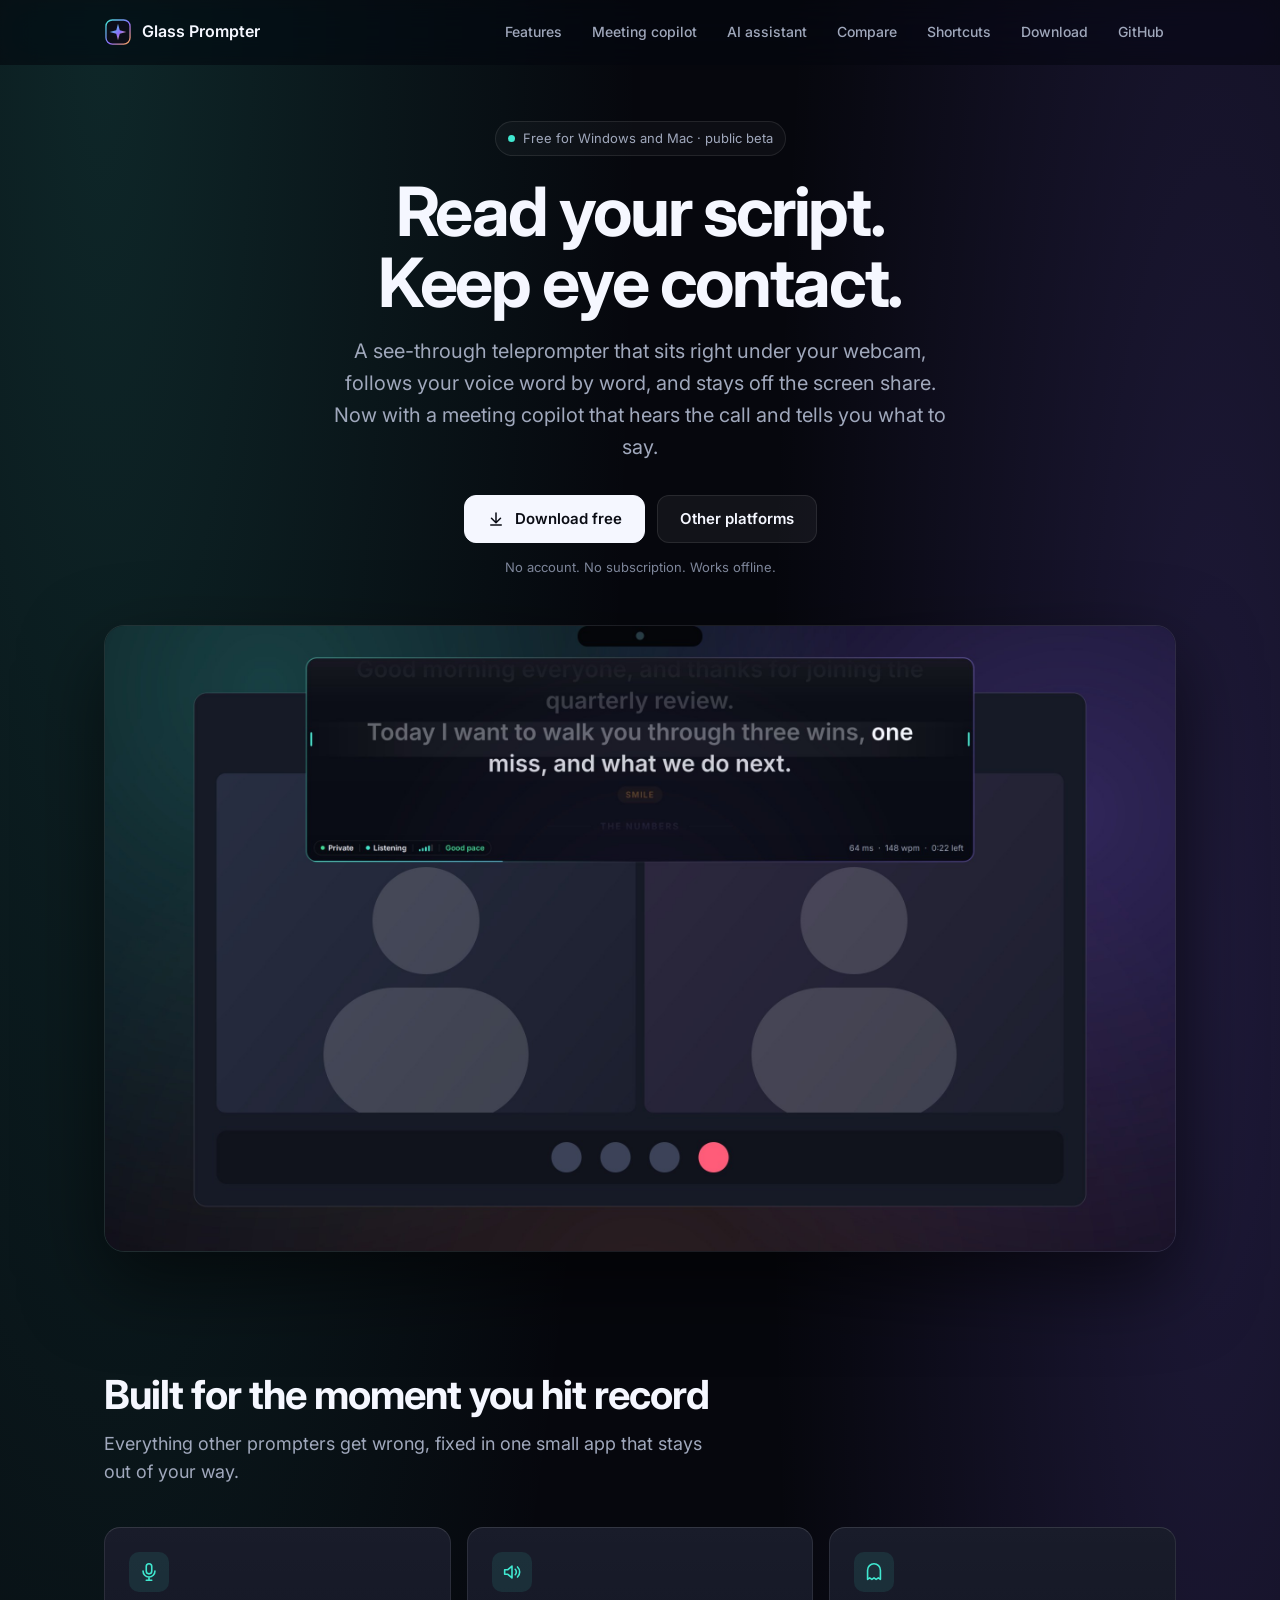
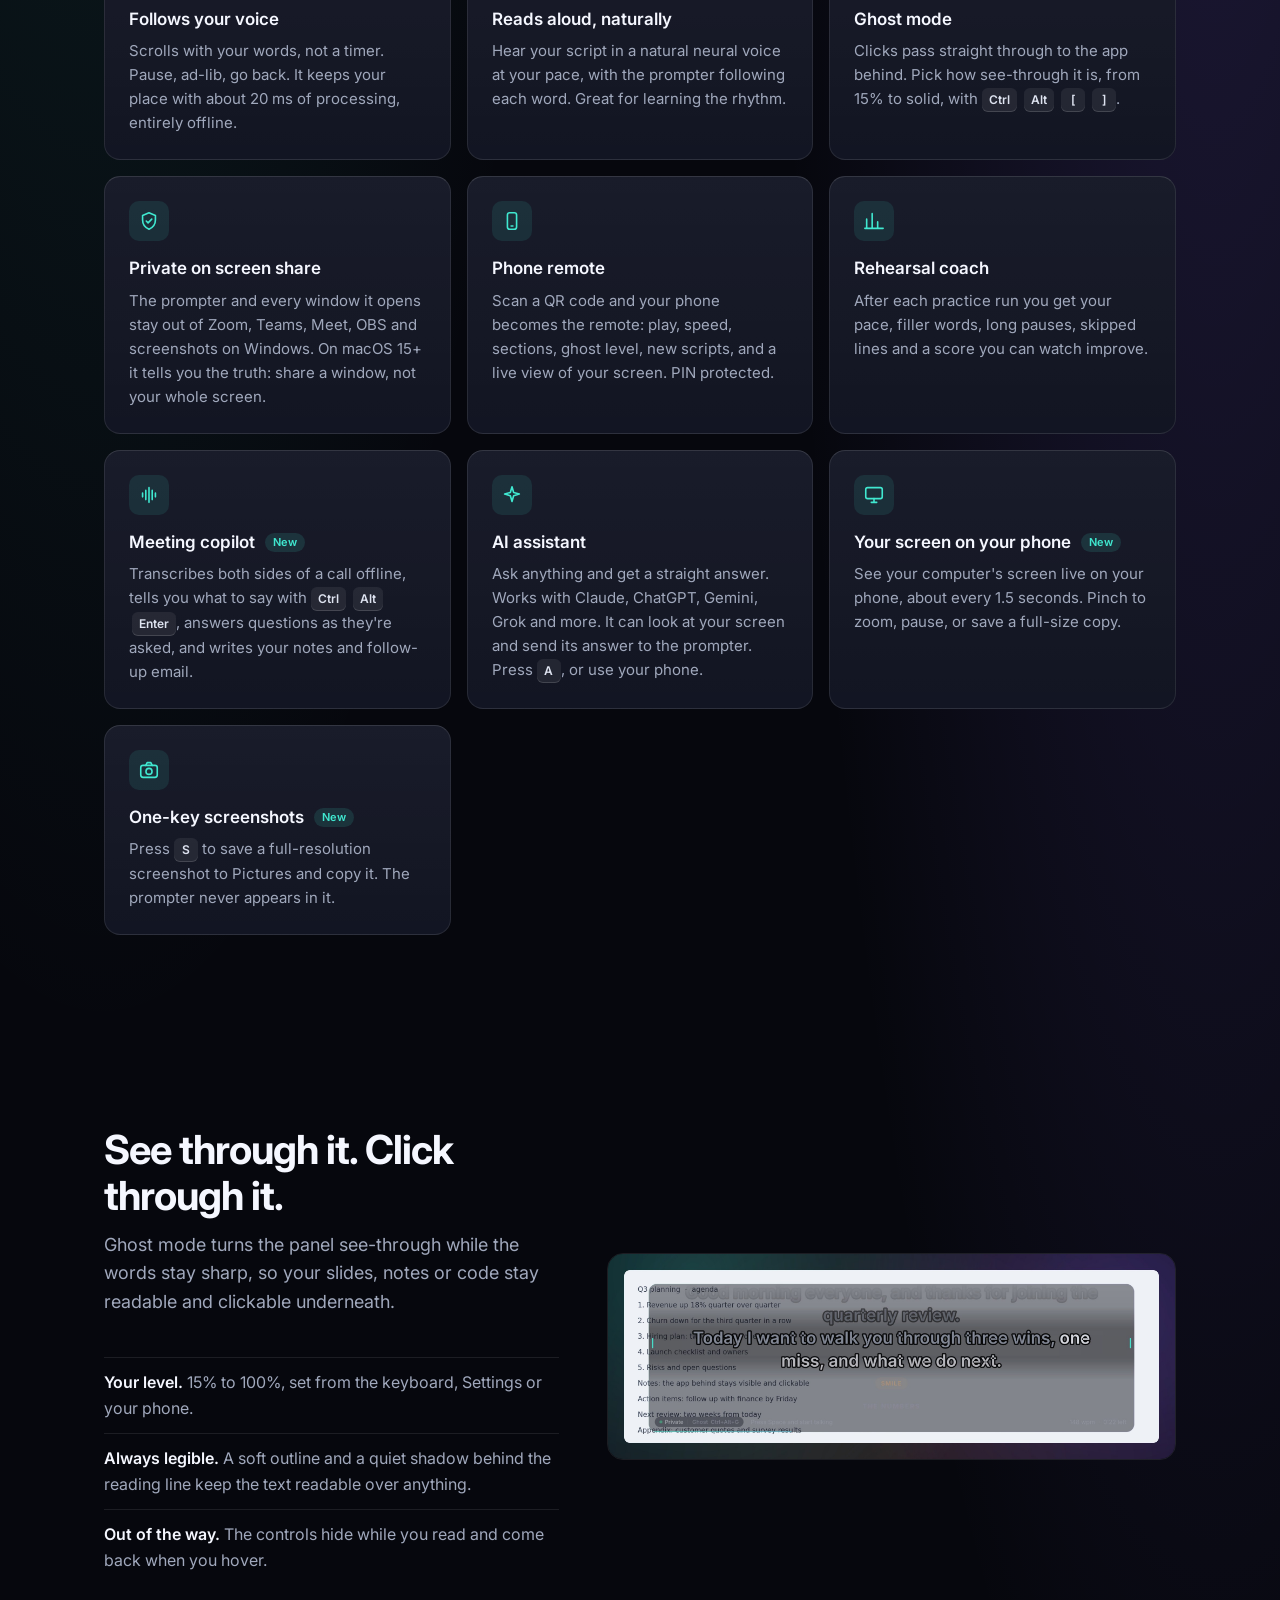
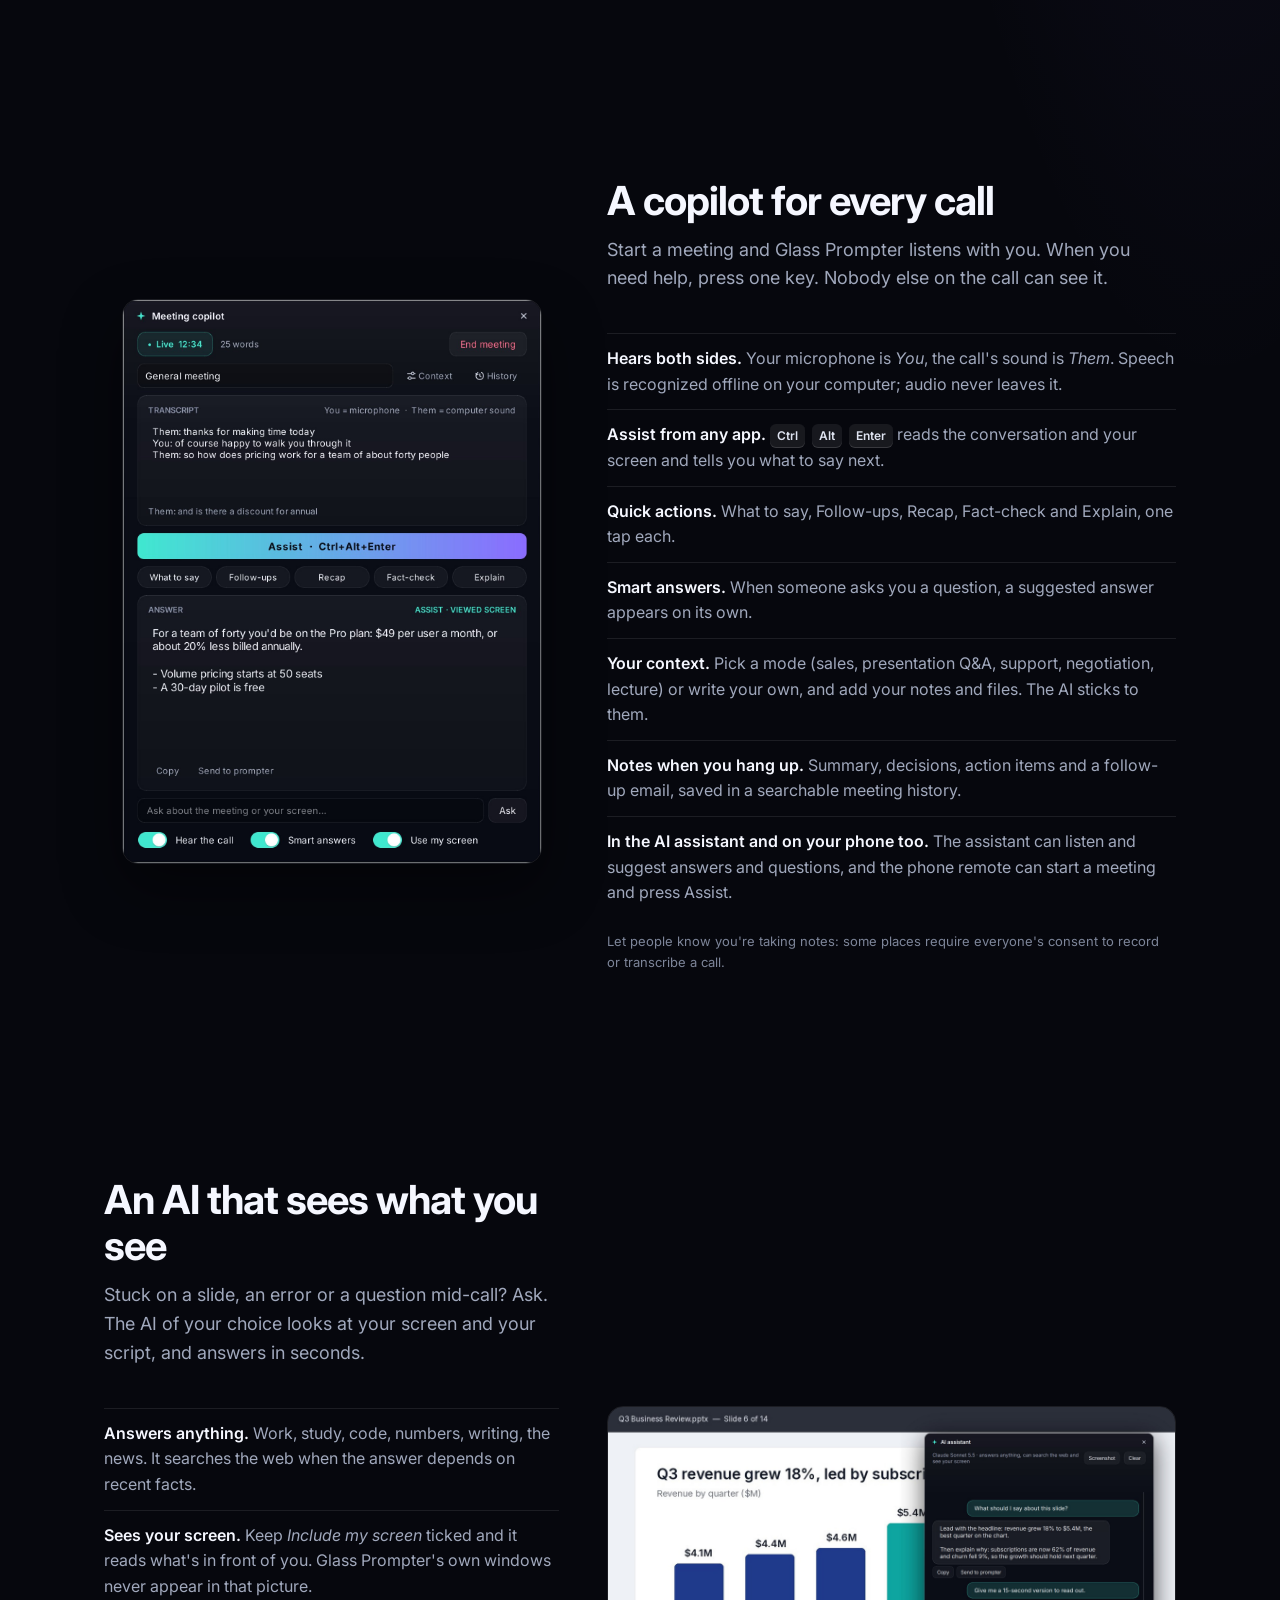
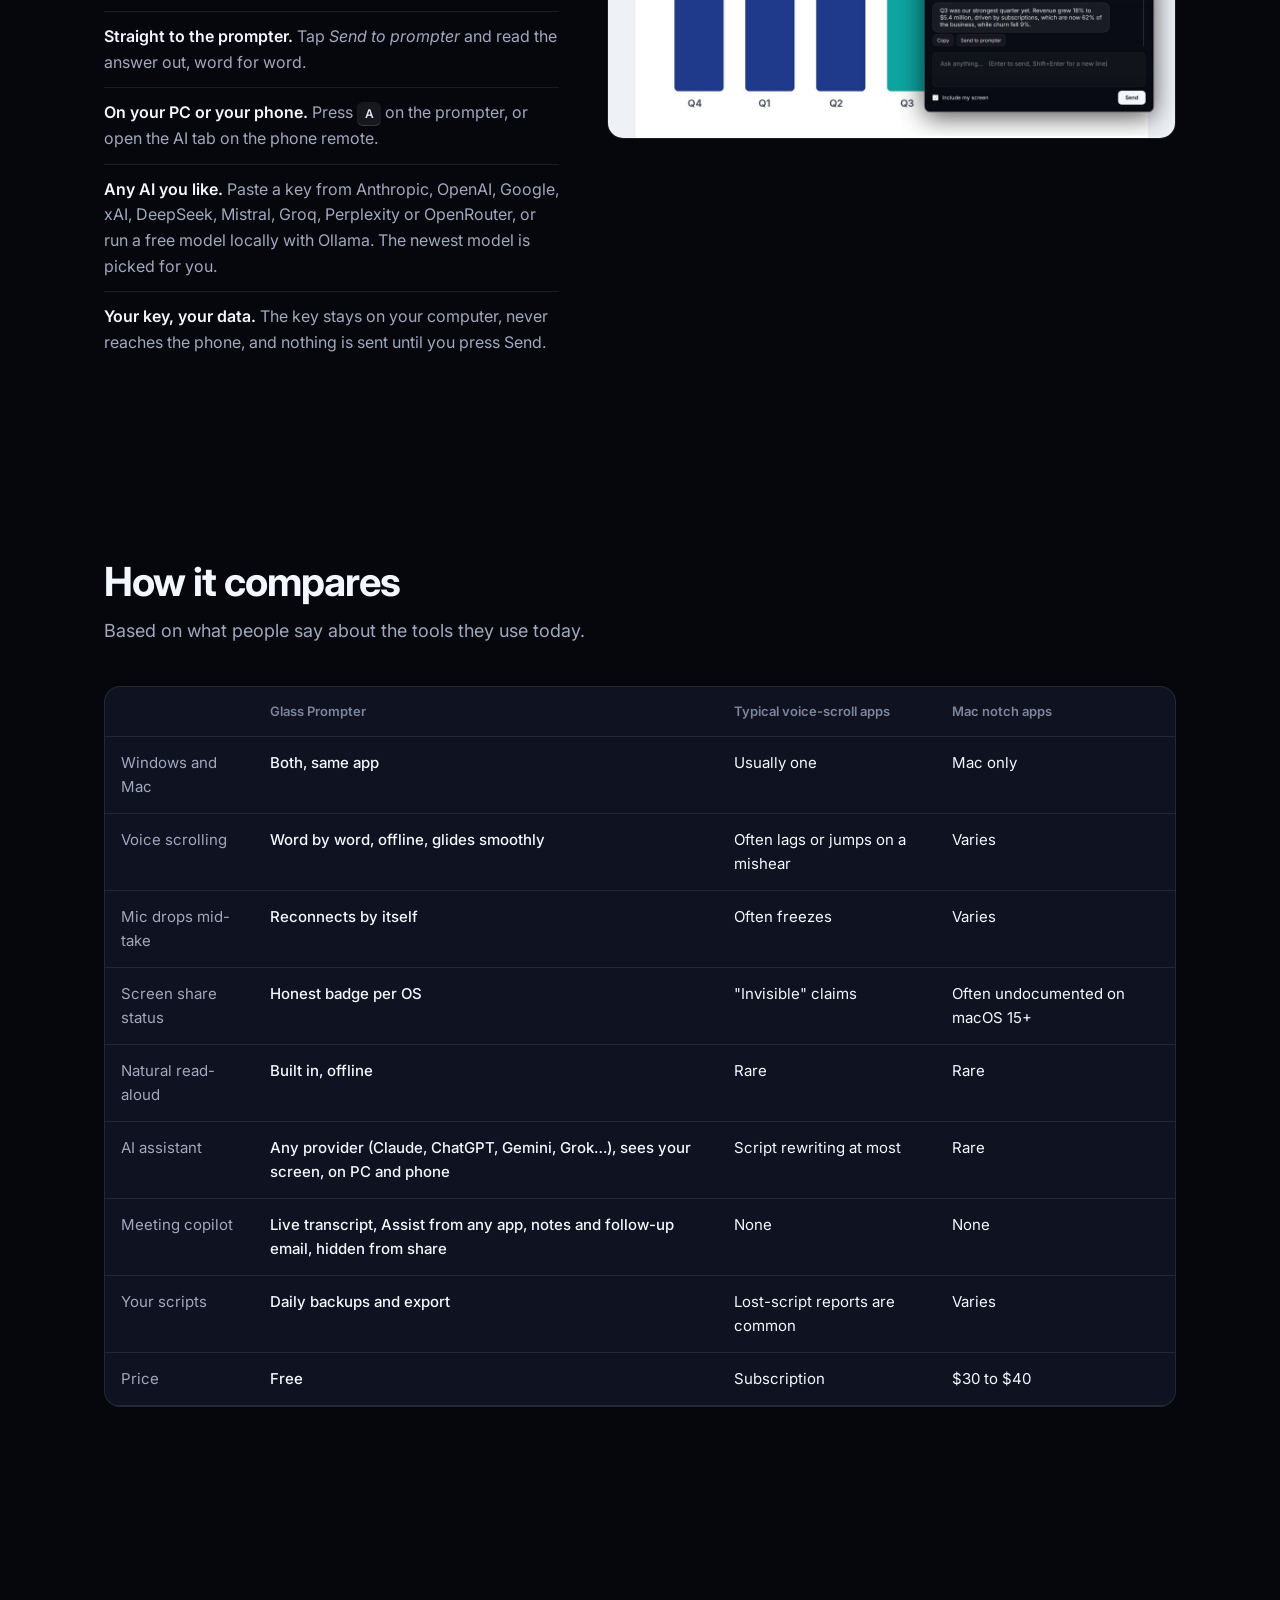
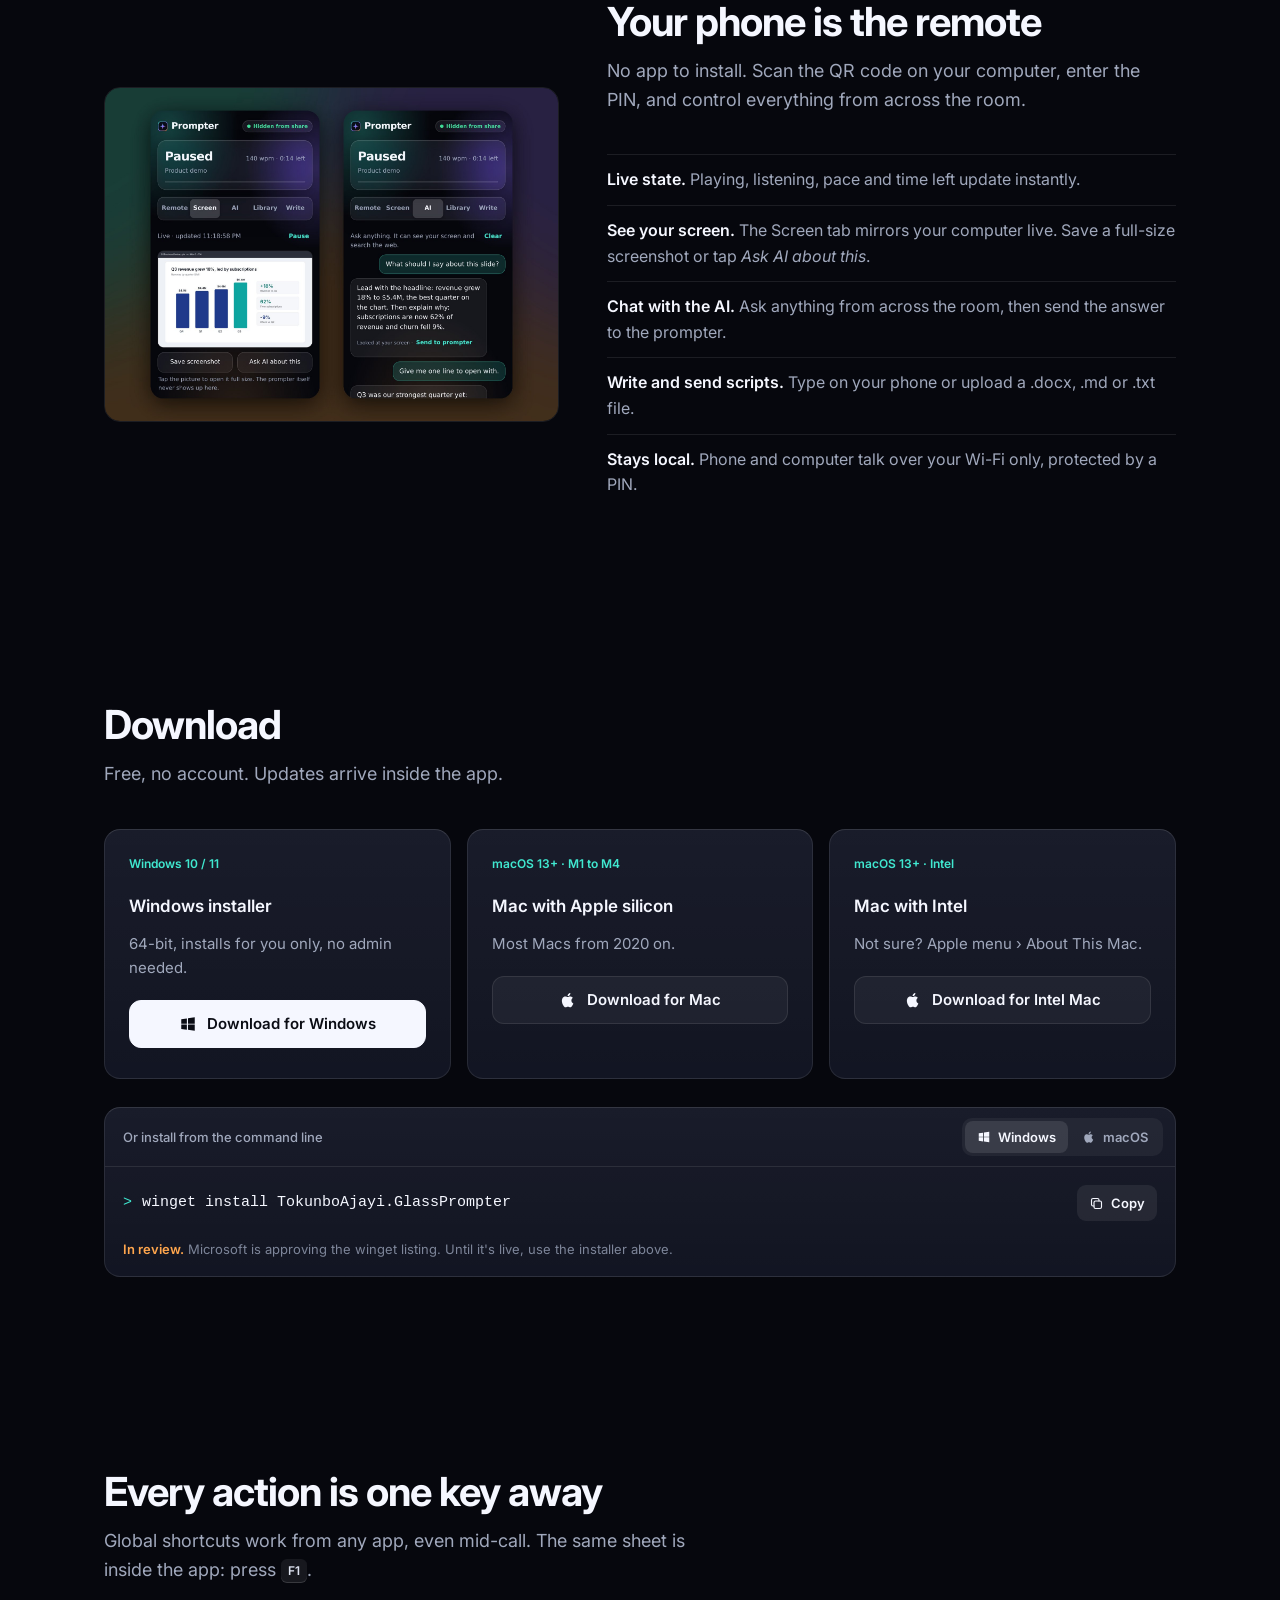
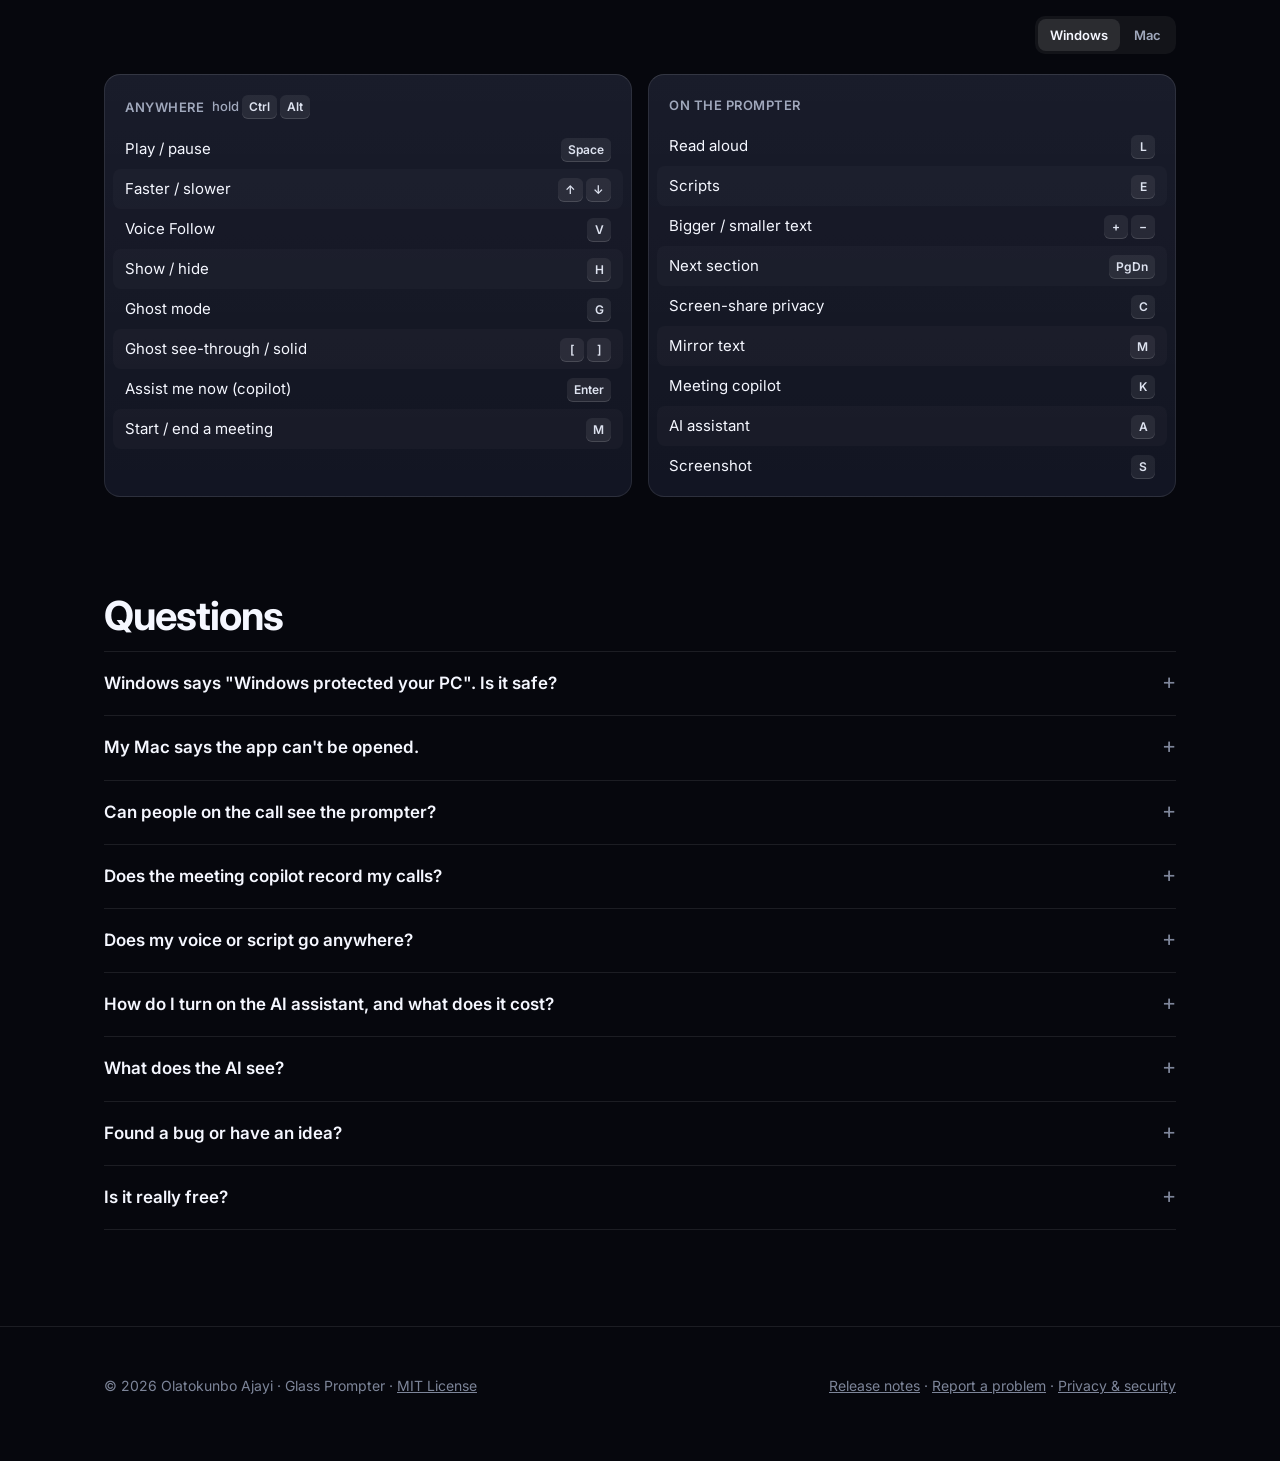
<file: docs/index.html>
<!doctype html>
<html lang="en">
<head>
<meta charset="utf-8">
<meta name="viewport" content="width=device-width,initial-scale=1">
<title>Glass Prompter: free teleprompter under your webcam for Windows and Mac</title>
<meta name="description" content="Free see-through teleprompter for Windows and macOS. Sits under your webcam, follows your voice word by word, reads aloud, and stays private on screen share. Built-in AI assistant for any provider (Claude, ChatGPT, Gemini, Grok) that can see your screen, plus live screen view on your phone.">
<meta name="theme-color" content="#06070d">
<meta property="og:title" content="Glass Prompter">
<meta property="og:description" content="Read your script. Keep eye contact. A free teleprompter that follows your voice, with an AI assistant that can see your screen. For Windows and Mac.">
<meta property="og:image" content="https://tokunboajayi.github.io/glass-prompter/img/social.png">
<meta property="og:type" content="website">
<meta name="twitter:card" content="summary_large_image">
<meta property="og:url" content="https://tokunboajayi.github.io/glass-prompter/">
<meta property="og:site_name" content="Glass Prompter">
<meta name="twitter:title" content="Glass Prompter: a free teleprompter under your webcam">
<meta name="twitter:description" content="Follows your voice, stays off your screen share, free and open source for Windows and Mac.">
<meta name="twitter:image" content="https://tokunboajayi.github.io/glass-prompter/img/social.png">
<link rel="canonical" href="https://tokunboajayi.github.io/glass-prompter/">
<script type="application/ld+json">
{"@context":"https://schema.org","@type":"SoftwareApplication","name":"Glass Prompter",
"description":"Free, open-source see-through teleprompter that sits under your webcam, follows your voice word by word, reads aloud, and stays off your screen share on Windows. Includes an AI assistant that works with any provider.",
"applicationCategory":"MultimediaApplication","operatingSystem":"Windows 10, Windows 11, macOS 13+",
"offers":{"@type":"Offer","price":"0","priceCurrency":"USD"},
"url":"https://tokunboajayi.github.io/glass-prompter/",
"downloadUrl":"https://github.com/tokunboajayi/glass-prompter/releases/latest",
"license":"https://opensource.org/licenses/MIT",
"author":{"@type":"Person","name":"Olatokunbo Ajayi"},
"image":"https://tokunboajayi.github.io/glass-prompter/img/social.png"}
</script>
<link rel="icon" href="img/icon.svg" type="image/svg+xml">
<link rel="preconnect" href="https://fonts.googleapis.com">
<link rel="preconnect" href="https://fonts.gstatic.com" crossorigin>
<link href="https://fonts.googleapis.com/css2?family=Inter:wght@400;500;600;700&display=swap" rel="stylesheet">
<style>
:root{
  --bg:#06070d; --surface:#0f1220; --surface-2:#151a2b; --line:rgba(255,255,255,.09);
  --on:#f5f7ff; --muted:#a0a8bc; --dim:#7d8599; --aqua:#40e8d0; --violet:#8b6cff; --ember:#ffa64d;
  --ok:#3ddc97; --r:16px; --max:1120px;
}
*{box-sizing:border-box}
html{scroll-behavior:smooth}
@media (prefers-reduced-motion:reduce){html{scroll-behavior:auto}*{transition:none!important;animation:none!important}}
body{margin:0;background:var(--bg);color:var(--on);font:16px/1.6 Inter,system-ui,-apple-system,"Segoe UI",sans-serif;
  -webkit-font-smoothing:antialiased;background-image:
  radial-gradient(60% 40% at 8% 0%,rgba(64,232,208,.14),transparent 70%),
  radial-gradient(50% 40% at 95% 10%,rgba(139,108,255,.18),transparent 70%)}
a{color:inherit}
img{max-width:100%;height:auto;display:block}
.wrap{max-width:var(--max);margin:0 auto;padding:0 24px}
.topbar{position:sticky;top:0;z-index:20;background:rgba(6,7,13,.62);backdrop-filter:saturate(160%) blur(18px);
  -webkit-backdrop-filter:saturate(160%) blur(18px);border-bottom:1px solid transparent;transition:border-color .2s}
.topbar.scrolled{border-bottom-color:var(--line)}
nav{display:flex;align-items:center;justify-content:space-between;height:64px}
.brand{display:flex;align-items:center;gap:10px;font-weight:600;text-decoration:none}
.brand img{width:28px;height:28px}
.nav-links{display:flex;gap:6px}
.nav-links a{padding:8px 12px;border-radius:10px;text-decoration:none;color:var(--muted);font-size:14px;font-weight:500}
.nav-links a:hover{color:var(--on);background:rgba(255,255,255,.06)}
.hero{text-align:center;padding:56px 0 24px}
.eyebrow{display:inline-flex;align-items:center;gap:8px;padding:6px 12px;border:1px solid var(--line);border-radius:999px;
  font-size:13px;color:var(--muted);background:rgba(255,255,255,.03)}
.eyebrow i{width:7px;height:7px;border-radius:50%;background:var(--aqua)}
h1{font-size:clamp(38px,6.2vw,68px);line-height:1.05;letter-spacing:-.035em;margin:20px auto 16px;font-weight:700;max-width:14ch}
.sub{font-size:clamp(17px,2vw,20px);color:var(--muted);max-width:620px;margin:0 auto 32px}
.cta{display:flex;gap:12px;justify-content:center;flex-wrap:wrap}
.btn{display:inline-flex;align-items:center;gap:10px;min-height:48px;padding:0 22px;border-radius:12px;font-weight:600;
  font-size:15px;text-decoration:none;border:1px solid var(--line);background:rgba(255,255,255,.05);cursor:pointer;
  transition:background .2s,transform .2s}
.btn:hover{background:rgba(255,255,255,.1)}
.btn:active{transform:scale(.98)}
.btn:focus-visible{outline:2px solid var(--aqua);outline-offset:3px}
.btn.primary{background:#f5f7ff;color:#0a0c14;border-color:#f5f7ff}
.btn.primary:hover{background:#fff}
.btn svg{width:18px;height:18px;flex:none}
.meta{margin-top:14px;font-size:13px;color:var(--dim)}
.shot{margin:48px auto 0;border-radius:20px;overflow:hidden;border:1px solid var(--line);
  box-shadow:0 30px 80px rgba(0,0,0,.55)}
section{padding:96px 0}
h2{font-size:clamp(28px,3.6vw,40px);letter-spacing:-.025em;line-height:1.15;margin:0 0 12px;font-weight:700}
.lead{color:var(--muted);font-size:18px;max-width:620px;margin:0 0 40px}
.grid{display:grid;grid-template-columns:repeat(3,1fr);gap:16px}
.card,.glass{background:linear-gradient(180deg,rgba(255,255,255,.045),rgba(255,255,255,.012)) ,var(--surface);
  border:1px solid var(--line);border-top-color:rgba(255,255,255,.14);border-radius:var(--r)}
.card{padding:24px}
.card h3{font-size:17px;margin:14px 0 6px;font-weight:600}
.card p{margin:0;color:var(--muted);font-size:15px}
.new{display:inline-block;margin-left:6px;padding:1px 8px;border-radius:999px;font-size:11px;font-weight:600;color:var(--aqua);
  background:rgba(64,232,208,.12);vertical-align:2px}
.ic{width:40px;height:40px;border-radius:10px;display:grid;place-items:center;background:rgba(64,232,208,.1);color:var(--aqua)}
.ic svg{width:22px;height:22px;fill:none;stroke:currentColor;stroke-width:1.75;stroke-linecap:round;stroke-linejoin:round}
.split{display:grid;grid-template-columns:1fr 1.25fr;gap:48px;align-items:center}
.split img{border-radius:16px;border:1px solid var(--line)}
.split img.portrait{width:100%;max-width:420px;height:auto;justify-self:center;box-shadow:0 24px 60px rgba(0,0,0,.45)}
.points{list-style:none;padding:0;margin:0}
.points li{padding:12px 0;border-top:1px solid var(--line);color:var(--muted)}
.points li b{color:var(--on);font-weight:600}
kbd{display:inline-grid;place-items:center;min-width:24px;height:24px;padding:0 7px;font:600 12px/1 Inter,system-ui,sans-serif;
  border-radius:6px;background:rgba(255,255,255,.07);color:#dee3f0;box-shadow:inset 0 -1px 0 rgba(255,255,255,.14);vertical-align:middle}
kbd+kbd{margin-left:3px}
/* install terminal */
.term{margin-top:28px;overflow:hidden}
.term-head{display:flex;align-items:center;justify-content:space-between;gap:12px;padding:10px 12px 10px 18px;border-bottom:1px solid var(--line)}
.term-title{font-size:13px;color:var(--muted);font-weight:500}
.tabs{display:inline-flex;gap:2px;padding:3px;border-radius:10px;background:rgba(255,255,255,.05)}
.tabs button{all:unset;cursor:pointer;display:inline-flex;align-items:center;gap:7px;min-height:32px;padding:0 12px;border-radius:8px;
  font-size:13px;font-weight:600;color:var(--muted);transition:background .15s,color .15s}
.tabs button svg{width:14px;height:14px}
.tabs button:hover{color:var(--on)}
.tabs button[aria-selected="true"]{background:rgba(255,255,255,.1);color:var(--on)}
.tabs button:focus-visible,.copy:focus-visible{outline:2px solid var(--aqua);outline-offset:2px}
.cmd{display:flex;align-items:center;gap:12px;padding:18px}
.cmd code{flex:1;min-width:0;overflow-x:auto;white-space:nowrap;font:500 15px/1.5 ui-monospace,"Cascadia Code","SF Mono",Menlo,Consolas,monospace;color:var(--on)}
.cmd code .pr{color:var(--aqua);user-select:none;margin-right:10px}
.copy{all:unset;cursor:pointer;flex:none;display:inline-flex;align-items:center;gap:7px;min-height:36px;padding:0 12px;border-radius:9px;
  font-size:13px;font-weight:600;color:var(--on);background:rgba(255,255,255,.07);transition:background .15s}
.copy:hover{background:rgba(255,255,255,.13)}
.copy svg{width:15px;height:15px;fill:none;stroke:currentColor;stroke-width:1.8;stroke-linecap:round;stroke-linejoin:round}
.copy .ok{display:none;color:var(--ok)}
.copy.done .ok{display:inline}.copy.done .cp{display:none}
.note{margin:0;padding:0 18px 16px;font-size:13px;color:var(--dim)}
.note b{color:var(--ember);font-weight:600}
/* shortcuts */
.keys{display:grid;grid-template-columns:1fr 1fr;gap:16px}
.keys .glass{padding:8px 8px 10px}
.keys h3{display:flex;align-items:center;gap:8px;margin:0;padding:12px 12px 10px;font-size:13px;font-weight:600;color:var(--muted);
  text-transform:uppercase;letter-spacing:.04em}
.keys h3 span{text-transform:none;letter-spacing:0;font-weight:500}
.krow{display:flex;justify-content:space-between;align-items:center;gap:12px;min-height:40px;padding:0 12px;border-radius:8px;font-size:15px}
.krow:nth-child(odd){background:rgba(255,255,255,.025)}
.seg{display:flex;justify-content:flex-end;margin:-8px 0 20px}
table{width:100%;border-collapse:collapse;font-size:15px}
th,td{padding:14px 16px;text-align:left;border-bottom:1px solid var(--line);vertical-align:top}
th{font-size:13px;color:var(--dim);font-weight:600}
td:first-child{color:var(--muted)}
td.us{color:var(--on);font-weight:500}
.table-wrap{overflow-x:auto;border:1px solid var(--line);border-radius:var(--r);background:var(--surface)}
.dl{display:grid;grid-template-columns:repeat(3,1fr);gap:16px}
.dl .card{display:flex;flex-direction:column;gap:6px}
.dl .card .btn{margin-top:14px;justify-content:center}
.dl .card.rec{border-color:rgba(64,232,208,.5);box-shadow:0 0 0 1px rgba(64,232,208,.2)}
.tag{font-size:12px;color:var(--aqua);font-weight:600}
.small{font-size:13px;color:var(--dim)}
.sr-only{position:absolute;width:1px;height:1px;overflow:hidden;clip:rect(0 0 0 0);white-space:nowrap}
details{border-top:1px solid var(--line);padding:18px 0}
details:last-child{border-bottom:1px solid var(--line)}
summary{cursor:pointer;font-weight:600;font-size:17px;list-style:none;display:flex;justify-content:space-between;gap:16px}
summary::-webkit-details-marker{display:none}
summary::after{content:"+";color:var(--dim);font-weight:400;font-size:22px;line-height:1}
details[open] summary::after{content:"\2212"}
details p{color:var(--muted);margin:10px 0 0;max-width:760px}
details ol{color:var(--muted);margin:10px 0 0 20px;max-width:740px;padding:0}
details li{margin:6px 0}
details code{font:600 13px/1 ui-monospace,Consolas,monospace;padding:2px 6px;border-radius:6px;background:rgba(255,255,255,.08);color:var(--on)}
footer{padding:48px 0 64px;color:var(--dim);font-size:14px;border-top:1px solid var(--line)}
footer .wrap{display:flex;justify-content:space-between;gap:16px;flex-wrap:wrap}
@media (max-width:900px){.grid,.dl{grid-template-columns:1fr 1fr}.split{grid-template-columns:1fr}.keys{grid-template-columns:1fr}}
@media (max-width:620px){.term-head{flex-direction:column;align-items:flex-start}.cmd{flex-direction:column;align-items:stretch}.copy{justify-content:center}}
@media (max-width:620px){.grid,.dl{grid-template-columns:1fr}.nav-links a.hide-sm{display:none}section{padding:72px 0}}
</style>
</head>
<body>
<svg width="0" height="0" style="position:absolute" aria-hidden="true">
  <symbol id="i-mic" viewBox="0 0 24 24"><rect x="9" y="3" width="6" height="11" rx="3"/><path d="M5.5 11a6.5 6.5 0 0 0 13 0M12 17.5V21M9 21h6"/></symbol>
  <symbol id="i-speaker" viewBox="0 0 24 24"><path d="M4 9.5h3.5L12 5.5v13l-4.5-4H4z"/><path d="M15.5 9a4.2 4.2 0 0 1 0 6M18 6.5a7.6 7.6 0 0 1 0 11"/></symbol>
  <symbol id="i-ghost" viewBox="0 0 24 24"><path d="M5 20V10a7 7 0 0 1 14 0v10l-2.3-1.6L14.3 20 12 18.4 9.7 20l-2.4-1.6z"/></symbol>
  <symbol id="i-shield" viewBox="0 0 24 24"><path d="M12 3l7 3v5c0 4.5-3 8.3-7 10-4-1.7-7-5.5-7-10V6z"/><path d="M9 12l2 2 4-4"/></symbol>
  <symbol id="i-phone" viewBox="0 0 24 24"><rect x="7" y="3" width="10" height="18" rx="2.5"/><path d="M11 17.5h2"/></symbol>
  <symbol id="i-chart" viewBox="0 0 24 24"><path d="M4 20V10M10 20V4M16 20v-7M22 20H2"/></symbol>
  <symbol id="i-win" viewBox="0 0 24 24"><path d="M3 5.5l7.5-1v7H3zM12 4.3L21 3v8.5h-9zM3 12.5h7.5v7l-7.5-1zM12 12.5h9V21l-9-1.3z" fill="currentColor" stroke="none"/></symbol>
  <symbol id="i-apple" viewBox="0 0 24 24"><path d="M16.5 12.6c0-2.4 2-3.5 2-3.6-1.1-1.6-2.8-1.8-3.4-1.8-1.4-.2-2.8.8-3.5.8s-1.9-.8-3.1-.8C6.9 7.2 5.4 8.1 4.6 9.6c-1.7 2.9-.4 7.3 1.2 9.7.8 1.2 1.8 2.5 3 2.4 1.2 0 1.7-.8 3.1-.8s1.9.8 3.1.8 2.1-1.2 2.8-2.4c.9-1.3 1.3-2.6 1.3-2.7 0 0-2.6-1-2.6-4zM14.2 5.5c.6-.8 1.1-1.9 1-3-.9 0-2.1.6-2.8 1.4-.6.7-1.1 1.8-1 2.9 1.1.1 2.1-.5 2.8-1.3z" fill="currentColor" stroke="none"/></symbol>
  <symbol id="i-spark" viewBox="0 0 24 24"><path d="M12 3l1.8 6.2L20 11l-6.2 1.8L12 19l-1.8-6.2L4 11l6.2-1.8z"/></symbol>
  <symbol id="i-screen" viewBox="0 0 24 24"><rect x="3" y="4" width="18" height="12" rx="2"/><path d="M9 20h6M12 16v4"/></symbol>
  <symbol id="i-camera" viewBox="0 0 24 24"><rect x="3" y="7" width="18" height="13" rx="2.5"/><path d="M8.5 7l1.5-3h4l1.5 3"/><circle cx="12" cy="13.5" r="3.3"/></symbol>
  <symbol id="i-copy" viewBox="0 0 24 24"><rect x="8" y="8" width="12" height="12" rx="2.5"/><path d="M16 8V6.5A2.5 2.5 0 0 0 13.5 4h-7A2.5 2.5 0 0 0 4 6.5v7A2.5 2.5 0 0 0 6.5 16H8"/></symbol>
  <symbol id="i-check" viewBox="0 0 24 24"><path d="M5 12.5l4.5 4.5L19 7.5"/></symbol>
  <symbol id="i-wave" viewBox="0 0 24 24"><path d="M5 10v4M8.5 7v10M12 4v16M15.5 7v10M19 10v4"/></symbol>
  <symbol id="i-down" viewBox="0 0 24 24"><path d="M12 4v12M6 11l6 6 6-6M5 20h14" fill="none" stroke="currentColor" stroke-width="2" stroke-linecap="round" stroke-linejoin="round"/></symbol>
</svg>

<div class="topbar" id="topbar"><div class="wrap">
  <nav aria-label="Main">
    <a class="brand" href="#"><img src="img/icon.svg" alt="">Glass Prompter</a>
    <div class="nav-links">
      <a class="hide-sm" href="#features">Features</a>
      <a class="hide-sm" href="#copilot">Meeting copilot</a>
      <a class="hide-sm" href="#ai">AI assistant</a>
      <a class="hide-sm" href="#compare">Compare</a>
      <a class="hide-sm" href="#shortcuts">Shortcuts</a>
      <a href="#download">Download</a>
      <a href="https://github.com/tokunboajayi/glass-prompter">GitHub</a>
    </div>
  </nav>
</div></div>

<div class="wrap">
  <header class="hero">
    <span class="eyebrow"><i></i><span id="ver">Free for Windows and Mac &middot; public beta</span></span>
    <h1>Read your script. Keep eye contact.</h1>
    <p class="sub">A see-through teleprompter that sits right under your webcam, follows your voice word by word, and stays off the screen share. Now with a meeting copilot that hears the call and tells you what to say.</p>
    <div class="cta">
      <a id="primary" class="btn primary" href="https://github.com/tokunboajayi/glass-prompter/releases/latest">
        <svg aria-hidden="true"><use href="#i-down"/></svg><span id="primaryText">Download free</span></a>
      <a class="btn" href="#download">Other platforms</a>
    </div>
    <p class="meta" id="primaryMeta">No account. No subscription. Works offline.</p>
    <img class="shot" src="img/hero.jpg" width="2400" height="1400" alt="Glass Prompter showing a script right under the webcam during a video call, with spoken words dimmed and the next words bright">
  </header>
</div>

<section id="features">
  <div class="wrap">
    <h2>Built for the moment you hit record</h2>
    <p class="lead">Everything other prompters get wrong, fixed in one small app that stays out of your way.</p>
    <div class="grid">
      <div class="card"><div class="ic"><svg aria-hidden="true"><use href="#i-mic"/></svg></div>
        <h3>Follows your voice</h3><p>Scrolls with your words, not a timer. Pause, ad-lib, go back. It keeps your place with about 20&nbsp;ms of processing, entirely offline.</p></div>
      <div class="card"><div class="ic"><svg aria-hidden="true"><use href="#i-speaker"/></svg></div>
        <h3>Reads aloud, naturally</h3><p>Hear your script in a natural neural voice at your pace, with the prompter following each word. Great for learning the rhythm.</p></div>
      <div class="card"><div class="ic"><svg aria-hidden="true"><use href="#i-ghost"/></svg></div>
        <h3>Ghost mode</h3><p>Clicks pass straight through to the app behind. Pick how see-through it is, from 15% to solid, with <kbd>Ctrl</kbd> <kbd>Alt</kbd> <kbd>[</kbd> <kbd>]</kbd>.</p></div>
      <div class="card"><div class="ic"><svg aria-hidden="true"><use href="#i-shield"/></svg></div>
        <h3>Private on screen share</h3><p>The prompter and every window it opens stay out of Zoom, Teams, Meet, OBS and screenshots on Windows. On macOS 15+ it tells you the truth: share a window, not your whole screen.</p></div>
      <div class="card"><div class="ic"><svg aria-hidden="true"><use href="#i-phone"/></svg></div>
        <h3>Phone remote</h3><p>Scan a QR code and your phone becomes the remote: play, speed, sections, ghost level, new scripts, and a live view of your screen. PIN protected.</p></div>
      <div class="card"><div class="ic"><svg aria-hidden="true"><use href="#i-chart"/></svg></div>
        <h3>Rehearsal coach</h3><p>After each practice run you get your pace, filler words, long pauses, skipped lines and a score you can watch improve.</p></div>
      <div class="card"><div class="ic"><svg aria-hidden="true"><use href="#i-wave"/></svg></div>
        <h3>Meeting copilot <span class="new">New</span></h3><p>Transcribes both sides of a call offline, tells you what to say with <kbd>Ctrl</kbd> <kbd>Alt</kbd> <kbd>Enter</kbd>, answers questions as they're asked, and writes your notes and follow-up email.</p></div>
      <div class="card"><div class="ic"><svg aria-hidden="true"><use href="#i-spark"/></svg></div>
        <h3>AI assistant</h3><p>Ask anything and get a straight answer. Works with Claude, ChatGPT, Gemini, Grok and more. It can look at your screen and send its answer to the prompter. Press <kbd>A</kbd>, or use your phone.</p></div>
      <div class="card"><div class="ic"><svg aria-hidden="true"><use href="#i-screen"/></svg></div>
        <h3>Your screen on your phone <span class="new">New</span></h3><p>See your computer's screen live on your phone, about every 1.5 seconds. Pinch to zoom, pause, or save a full-size copy.</p></div>
      <div class="card"><div class="ic"><svg aria-hidden="true"><use href="#i-camera"/></svg></div>
        <h3>One-key screenshots <span class="new">New</span></h3><p>Press <kbd>S</kbd> to save a full-resolution screenshot to Pictures and copy it. The prompter never appears in it.</p></div>
    </div>
  </div>
</section>

<section>
  <div class="wrap split">
    <div>
      <h2>See through it. Click through it.</h2>
      <p class="lead">Ghost mode turns the panel see-through while the words stay sharp, so your slides, notes or code stay readable and clickable underneath.</p>
      <ul class="points">
        <li><b>Your level.</b> 15% to 100%, set from the keyboard, Settings or your phone.</li>
        <li><b>Always legible.</b> A soft outline and a quiet shadow behind the reading line keep the text readable over anything.</li>
        <li><b>Out of the way.</b> The controls hide while you read and come back when you hover.</li>
      </ul>
    </div>
    <img src="img/ghost.jpg" width="2100" height="760" alt="Ghost mode at 35 percent over a document: the document shows through, the script text stays crisp" loading="lazy">
  </div>
</section>

<section id="copilot">
  <div class="wrap split">
    <img class="portrait" src="img/copilot.jpg" width="1160" height="1560" alt="The meeting copilot window: a live transcript of the call, the Assist button with quick actions, and a suggested answer about pricing" loading="lazy">
    <div>
      <h2>A copilot for every call</h2>
      <p class="lead">Start a meeting and Glass Prompter listens with you. When you need help, press one key. Nobody else on the call can see it.</p>
      <ul class="points">
        <li><b>Hears both sides.</b> Your microphone is <i>You</i>, the call's sound is <i>Them</i>. Speech is recognized offline on your computer; audio never leaves it.</li>
        <li><b>Assist from any app.</b> <kbd>Ctrl</kbd> <kbd>Alt</kbd> <kbd>Enter</kbd> reads the conversation and your screen and tells you what to say next.</li>
        <li><b>Quick actions.</b> What to say, Follow-ups, Recap, Fact-check and Explain, one tap each.</li>
        <li><b>Smart answers.</b> When someone asks you a question, a suggested answer appears on its own.</li>
        <li><b>Your context.</b> Pick a mode (sales, presentation Q&amp;A, support, negotiation, lecture) or write your own, and add your notes and files. The AI sticks to them.</li>
        <li><b>Notes when you hang up.</b> Summary, decisions, action items and a follow-up email, saved in a searchable meeting history.</li>
        <li><b>In the AI assistant and on your phone too.</b> The assistant can listen and suggest answers and questions, and the phone remote can start a meeting and press Assist.</li>
      </ul>
      <p class="small">Let people know you're taking notes: some places require everyone's consent to record or transcribe a call.</p>
    </div>
  </div>
</section>

<section id="ai">
  <div class="wrap split">
    <div>
      <h2>An AI that sees what you see</h2>
      <p class="lead">Stuck on a slide, an error or a question mid-call? Ask. The AI of your choice looks at your screen and your script, and answers in seconds.</p>
      <ul class="points">
        <li><b>Answers anything.</b> Work, study, code, numbers, writing, the news. It searches the web when the answer depends on recent facts.</li>
        <li><b>Sees your screen.</b> Keep <i>Include my screen</i> ticked and it reads what's in front of you. Glass Prompter's own windows never appear in that picture.</li>
        <li><b>Straight to the prompter.</b> Tap <i>Send to prompter</i> and read the answer out, word for word.</li>
        <li><b>On your PC or your phone.</b> Press <kbd>A</kbd> on the prompter, or open the AI tab on the phone remote.</li>
        <li><b>Any AI you like.</b> Paste a key from Anthropic, OpenAI, Google, xAI, DeepSeek, Mistral, Groq, Perplexity or OpenRouter, or run a free model locally with Ollama. The newest model is picked for you.</li>
        <li><b>Your key, your data.</b> The key stays on your computer, never reaches the phone, and nothing is sent until you press Send.</li>
      </ul>
    </div>
    <img src="img/assistant.jpg" width="2400" height="1400" alt="The AI assistant window over a presentation slide, suggesting what to say about Q3 revenue and offering Send to prompter" loading="lazy">
  </div>
</section>

<section id="compare">
  <div class="wrap">
    <h2>How it compares</h2>
    <p class="lead">Based on what people say about the tools they use today.</p>
    <div class="table-wrap">
      <table>
        <thead><tr><th scope="col"></th><th scope="col">Glass Prompter</th><th scope="col">Typical voice-scroll apps</th><th scope="col">Mac notch apps</th></tr></thead>
        <tbody>
          <tr><td>Windows and Mac</td><td class="us">Both, same app</td><td>Usually one</td><td>Mac only</td></tr>
          <tr><td>Voice scrolling</td><td class="us">Word by word, offline, glides smoothly</td><td>Often lags or jumps on a mishear</td><td>Varies</td></tr>
          <tr><td>Mic drops mid-take</td><td class="us">Reconnects by itself</td><td>Often freezes</td><td>Varies</td></tr>
          <tr><td>Screen share status</td><td class="us">Honest badge per OS</td><td>"Invisible" claims</td><td>Often undocumented on macOS 15+</td></tr>
          <tr><td>Natural read-aloud</td><td class="us">Built in, offline</td><td>Rare</td><td>Rare</td></tr>
          <tr><td>AI assistant</td><td class="us">Any provider (Claude, ChatGPT, Gemini, Grok&hellip;), sees your screen, on PC and phone</td><td>Script rewriting at most</td><td>Rare</td></tr>
          <tr><td>Meeting copilot</td><td class="us">Live transcript, Assist from any app, notes and follow-up email, hidden from share</td><td>None</td><td>None</td></tr>
          <tr><td>Your scripts</td><td class="us">Daily backups and export</td><td>Lost-script reports are common</td><td>Varies</td></tr>
          <tr><td>Price</td><td class="us">Free</td><td>Subscription</td><td>$30 to $40</td></tr>
        </tbody>
      </table>
    </div>
  </div>
</section>

<section>
  <div class="wrap split">
    <img src="img/phone-ai.jpg" width="1700" height="1250" alt="Two phones: the Screen tab showing the computer's slide live, and the AI tab answering what to say about it" loading="lazy">
    <div>
      <h2>Your phone is the remote</h2>
      <p class="lead">No app to install. Scan the QR code on your computer, enter the PIN, and control everything from across the room.</p>
      <ul class="points">
        <li><b>Live state.</b> Playing, listening, pace and time left update instantly.</li>
        <li><b>See your screen.</b> The Screen tab mirrors your computer live. Save a full-size screenshot or tap <i>Ask AI about this</i>.</li>
        <li><b>Chat with the AI.</b> Ask anything from across the room, then send the answer to the prompter.</li>
        <li><b>Write and send scripts.</b> Type on your phone or upload a .docx, .md or .txt file.</li>
        <li><b>Stays local.</b> Phone and computer talk over your Wi-Fi only, protected by a PIN.</li>
      </ul>
    </div>
  </div>
</section>

<section id="download">
  <div class="wrap">
    <h2>Download</h2>
    <p class="lead" id="dlLead">Free, no account. Updates arrive inside the app.</p>
    <div class="dl">
      <div class="card" data-os="windows">
        <span class="tag">Windows 10 / 11</span><h3>Windows installer</h3>
        <p class="small">64-bit, installs for you only, no admin needed.</p>
        <a class="btn primary" data-asset="exe" href="https://github.com/tokunboajayi/glass-prompter/releases/latest"><svg aria-hidden="true"><use href="#i-win"/></svg>Download for Windows</a>
        <span class="small size" data-size="exe"></span>
      </div>
      <div class="card" data-os="mac-arm">
        <span class="tag">macOS 13+  &middot;  M1 to M4</span><h3>Mac with Apple silicon</h3>
        <p class="small">Most Macs from 2020 on.</p>
        <a class="btn" data-asset="arm64" href="https://github.com/tokunboajayi/glass-prompter/releases/latest"><svg aria-hidden="true"><use href="#i-apple"/></svg>Download for Mac</a>
        <span class="small size" data-size="arm64"></span>
      </div>
      <div class="card" data-os="mac-intel">
        <span class="tag">macOS 13+  &middot;  Intel</span><h3>Mac with Intel</h3>
        <p class="small">Not sure? Apple menu &rsaquo; About This Mac.</p>
        <a class="btn" data-asset="x86_64" href="https://github.com/tokunboajayi/glass-prompter/releases/latest"><svg aria-hidden="true"><use href="#i-apple"/></svg>Download for Intel Mac</a>
        <span class="small size" data-size="x86_64"></span>
      </div>
    </div>
    <div class="glass term">
      <div class="term-head">
        <span class="term-title">Or install from the command line</span>
        <div class="tabs" role="tablist" aria-label="Operating system">
          <button role="tab" id="tab-win" aria-controls="pane-win" aria-selected="true"><svg aria-hidden="true"><use href="#i-win"/></svg>Windows</button>
          <button role="tab" id="tab-mac" aria-controls="pane-mac" aria-selected="false" tabindex="-1"><svg aria-hidden="true"><use href="#i-apple"/></svg>macOS</button>
        </div>
      </div>
      <div role="tabpanel" id="pane-win" aria-labelledby="tab-win">
        <div class="cmd"><code><span class="pr">&gt;</span>winget install TokunboAjayi.GlassPrompter</code>
          <button class="copy" type="button" data-copy="winget install TokunboAjayi.GlassPrompter"><svg class="cp" aria-hidden="true"><use href="#i-copy"/></svg><svg class="ok" aria-hidden="true"><use href="#i-check"/></svg><span>Copy</span></button></div>
        <p class="note" data-winget-pending><b>In review.</b> Microsoft is approving the winget listing. Until it's live, use the installer above.</p>
      </div>
      <div role="tabpanel" id="pane-mac" aria-labelledby="tab-mac" hidden>
        <div class="cmd"><code><span class="pr">$</span>brew install --cask tokunboajayi/tap/glass-prompter</code>
          <button class="copy" type="button" data-copy="brew install --cask tokunboajayi/tap/glass-prompter"><svg class="cp" aria-hidden="true"><use href="#i-copy"/></svg><svg class="ok" aria-hidden="true"><use href="#i-check"/></svg><span>Copy</span></button></div>
        <p class="note">Works on Apple silicon and Intel. Updates with <kbd>brew upgrade</kbd> or inside the app.</p>
      </div>
      <span class="sr-only" aria-live="polite" id="copied"></span>
    </div>
  </div>
</section>

<section id="shortcuts">
  <div class="wrap">
    <h2>Every action is one key away</h2>
    <p class="lead">Global shortcuts work from any app, even mid-call. The same sheet is inside the app: press <kbd>F1</kbd>.</p>
    <div class="seg"><div class="tabs" role="tablist" aria-label="Keyboard layout">
      <button role="tab" id="k-win" aria-selected="true" data-keys="win">Windows</button>
      <button role="tab" id="k-mac" aria-selected="false" tabindex="-1" data-keys="mac">Mac</button>
    </div></div>
    <div class="keys">
      <div class="glass"><h3>Anywhere <span>hold <kbd data-mod="1">Ctrl</kbd><kbd data-mod="2">Alt</kbd></span></h3>
        <div class="krow">Play / pause<span><kbd>Space</kbd></span></div>
        <div class="krow">Faster / slower<span><kbd>&uarr;</kbd><kbd>&darr;</kbd></span></div>
        <div class="krow">Voice Follow<span><kbd>V</kbd></span></div>
        <div class="krow">Show / hide<span><kbd>H</kbd></span></div>
        <div class="krow">Ghost mode<span><kbd>G</kbd></span></div>
        <div class="krow">Ghost see-through / solid<span><kbd>[</kbd><kbd>]</kbd></span></div>
        <div class="krow">Assist me now (copilot)<span><kbd>Enter</kbd></span></div>
        <div class="krow">Start / end a meeting<span><kbd>M</kbd></span></div>
      </div>
      <div class="glass"><h3>On the prompter</h3>
        <div class="krow">Read aloud<span><kbd>L</kbd></span></div>
        <div class="krow">Scripts<span><kbd>E</kbd></span></div>
        <div class="krow">Bigger / smaller text<span><kbd>+</kbd><kbd>&minus;</kbd></span></div>
        <div class="krow">Next section<span><kbd>PgDn</kbd></span></div>
        <div class="krow">Screen-share privacy<span><kbd>C</kbd></span></div>
        <div class="krow">Mirror text<span><kbd>M</kbd></span></div>
        <div class="krow">Meeting copilot<span><kbd>K</kbd></span></div>
        <div class="krow">AI assistant<span><kbd>A</kbd></span></div>
        <div class="krow">Screenshot<span><kbd>S</kbd></span></div>
      </div>
    </div>
  </div>
</section>

<section id="faq" style="padding-top:0">
  <div class="wrap">
    <h2>Questions</h2>
    <details><summary>Windows says "Windows protected your PC". Is it safe?</summary>
      <p>The installer isn't code-signed yet, so SmartScreen shows a warning for new apps. Click <b>More info</b>, then <b>Run anyway</b>. Every download has a published SHA-256 fingerprint, and the in-app updater checks it automatically.</p></details>
    <details><summary>My Mac says the app can't be opened.</summary>
      <p>The first time, right-click Glass Prompter in Applications and choose <b>Open</b>. On macOS 15 or later, open System Settings, go to Privacy &amp; Security, and click <b>Open Anyway</b>. You only do this once.</p></details>
    <details><summary>Can people on the call see the prompter?</summary>
      <p>On Windows 10 (2004+) and 11, the prompter and every window Glass Prompter opens (settings, the AI assistant, menus, message boxes, even the file picker) are excluded from screen sharing, recordings and screenshots. macOS 15 and later lets screen recorders capture every window, so on a Mac share a single window or app instead of the whole screen. The badge on the prompter always shows the real state.</p></details>
    <details><summary>Does the meeting copilot record my calls?</summary>
      <p>No recording is kept. The copilot turns speech into text on your computer as it happens, and saves only that text, the notes and the follow-up email in your local meeting history (which you can search, export or delete). The AI sees the transcript only when you press an action, or when Smart answers spots a question someone asked you. Check your workplace's rules and tell people you're taking notes; some places require everyone's consent.</p></details>
    <details><summary>Does my voice or script go anywhere?</summary>
      <p>No. Voice recognition and the read-aloud voice run on your computer. Scripts live in a local library. The only internet requests are a once-a-day check for a new version on GitHub (you can turn it off) and, only if you set up the AI assistant, the messages you choose to send to the AI provider you picked.</p></details>
    <details><summary>How do I turn on the AI assistant, and what does it cost?</summary>
      <p><b>Quickest: sign in, no key.</b> Open Settings &rsaquo; AI assistant &rsaquo; Sign in. <b>ChatGPT</b> uses your ChatGPT Plus or Pro plan, so answers count toward your plan instead of an API bill. <b>OpenRouter</b> signs you in and creates a key automatically (pay-as-you-go credit, hundreds of models).</p>
      <p>Or use an API key. Glass Prompter itself stays free. The AI runs on your own account with an AI company, which bills you per question (usually a few cents or less). An <b>API key</b> is just a password that lets Glass Prompter use that account. Setup takes about two minutes:</p>
      <ol>
        <li>Pick a provider and open its key page: <a href="https://console.anthropic.com/settings/keys">Anthropic (Claude)</a>, <a href="https://platform.openai.com/api-keys">OpenAI (ChatGPT)</a>, <a href="https://aistudio.google.com/apikey">Google (Gemini)</a>, <a href="https://console.x.ai">xAI (Grok)</a>, or <a href="https://openrouter.ai/keys">OpenRouter</a> (one key for hundreds of models).</li>
        <li>Sign in, add a payment method or credits if asked (a $5 top-up lasts most people a long time), and click <b>Create key</b>.</li>
        <li>Copy the key. It's a long line that starts with something like <code>sk-</code> or <code>AIza</code>.</li>
        <li>In Glass Prompter open <b>Settings &rsaquo; AI assistant</b> and paste it. The provider is detected, the key is tested straight away, and the newest model is picked for you.</li>
        <li>Press <kbd>A</kbd> and ask anything.</li>
      </ol>
      <p>Prefer free and fully offline? Install <a href="https://ollama.com">Ollama</a>, choose <i>Ollama</i> as the provider, and no key is needed. Your key stays on your computer and is never sent to the phone. Never share it or paste it into a bug report.</p></details>
    <details><summary>What does the AI see?</summary>
      <p>Only what you send. When <i>Include my screen</i> is ticked, it gets one screenshot with your question; untick it to send text only. Glass Prompter's own windows are never in that screenshot. It also sees the script on your prompter so it can help with it. Close anything private, like passwords, before asking about your screen.</p></details>
    <details><summary>Found a bug or have an idea?</summary>
      <p>Glass Prompter is in public beta, so feedback shapes what comes next. In the app, open the menu and choose <b>Report a problem</b> or <b>Suggest a feature</b>; it opens a GitHub form with your app version and system already filled in (nothing personal). You can also <a href="https://github.com/tokunboajayi/glass-prompter/issues/new/choose">open one here</a>. Found a security problem? Please <a href="https://github.com/tokunboajayi/glass-prompter/security/advisories/new">report it privately</a>.</p></details>
    <details><summary>Is it really free?</summary>
      <p>Yes. No account, no trial, no watermark. It's also open source under the <a href="https://github.com/tokunboajayi/glass-prompter/blob/main/LICENSE">MIT License</a>, so you can read every line of code.</p></details>
  </div>
</section>

<footer>
  <div class="wrap">
    <span>&copy; 2026 Olatokunbo Ajayi &middot; Glass Prompter &middot; <a href="https://github.com/tokunboajayi/glass-prompter/blob/main/LICENSE">MIT License</a></span>
    <span><a href="https://github.com/tokunboajayi/glass-prompter/releases">Release notes</a> &middot; <a href="https://github.com/tokunboajayi/glass-prompter/issues/new/choose">Report a problem</a> &middot; <a href="https://github.com/tokunboajayi/glass-prompter/blob/main/SECURITY.md">Privacy &amp; security</a></span>
  </div>
</footer>

<script>
(function () {
  var REL = "https://api.github.com/repos/tokunboajayi/glass-prompter/releases/latest";
  var ua = navigator.userAgent || "";
  var os = /Windows/i.test(ua) ? "windows" : /Mac OS X|Macintosh/i.test(ua) && !/iPhone|iPad/i.test(ua) ? "mac" : "other";
  var labels = { windows: "Download for Windows", mac: "Download for Mac" };
  if (labels[os]) document.getElementById("primaryText").textContent = labels[os];
  if (os === "windows") document.querySelector('[data-os="windows"]').classList.add("rec");
  if (os === "mac") document.querySelector('[data-os="mac-arm"]').classList.add("rec");

  // sticky bar hairline
  var bar = document.getElementById("topbar");
  addEventListener("scroll", function () { bar.classList.toggle("scrolled", scrollY > 8); }, { passive: true });

  // accessible tabs (arrow keys, roving tabindex)
  function tabs(list, onSelect) {
    var btns = Array.prototype.slice.call(list.querySelectorAll('[role="tab"]'));
    function select(b, focus) {
      btns.forEach(function (x) {
        var on = x === b;
        x.setAttribute("aria-selected", on); x.tabIndex = on ? 0 : -1;
        var pane = x.getAttribute("aria-controls");
        if (pane) document.getElementById(pane).hidden = !on;
      });
      if (focus) b.focus();
      if (onSelect) onSelect(b);
    }
    btns.forEach(function (b, i) {
      b.addEventListener("click", function () { select(b); });
      b.addEventListener("keydown", function (e) {
        var d = e.key === "ArrowRight" ? 1 : e.key === "ArrowLeft" ? -1 : 0;
        if (d) { e.preventDefault(); select(btns[(i + d + btns.length) % btns.length], true); }
      });
    });
    return select;
  }
  var pickInstall = tabs(document.querySelector(".term .tabs"));
  var MOD = { win: ["Ctrl", "Alt"], mac: ["\u2303 Control", "\u2325 Option"] };
  var pickKeys = tabs(document.querySelector(".seg .tabs"), function (b) {
    var m = MOD[b.getAttribute("data-keys")];
    document.querySelectorAll("[data-mod]").forEach(function (k) { k.textContent = m[+k.getAttribute("data-mod") - 1]; });
  });
  if (os === "mac") {
    pickInstall(document.getElementById("tab-mac"));
    pickKeys(document.getElementById("k-mac"));
  }

  // copy buttons
  var live = document.getElementById("copied");
  document.querySelectorAll(".copy").forEach(function (b) {
    b.addEventListener("click", function () {
      var text = b.getAttribute("data-copy");
      function ok() {
        b.classList.add("done"); b.querySelector("span").textContent = "Copied"; live.textContent = "Command copied";
        setTimeout(function () { b.classList.remove("done"); b.querySelector("span").textContent = "Copy"; }, 1600);
      }
      if (navigator.clipboard) navigator.clipboard.writeText(text).then(ok, function () {});
      else { var t = document.createElement("textarea"); t.value = text; document.body.appendChild(t); t.select();
             try { document.execCommand("copy"); ok(); } catch (e) {} t.remove(); }
    });
  });

  function mb(n) { return Math.round(n / 1e6) + " MB"; }
  fetch(REL, { headers: { Accept: "application/vnd.github+json" } })
    .then(function (r) { return r.ok ? r.json() : Promise.reject(r.status); })
    .then(function (rel) {
      var v = (rel.tag_name || "").replace(/^v/, "");
      document.getElementById("ver").textContent = "Version " + v + " · public beta · works with any AI";
      var pick = {};
      (rel.assets || []).forEach(function (a) {
        if (/\.exe$/i.test(a.name)) pick.exe = a;
        else if (/arm64\.dmg$/i.test(a.name)) pick.arm64 = a;
        else if (/x86_64\.dmg$/i.test(a.name)) pick.x86_64 = a;
      });
      Object.keys(pick).forEach(function (k) {
        var a = pick[k];
        document.querySelectorAll('[data-asset="' + k + '"]').forEach(function (el) { el.href = a.browser_download_url; });
        document.querySelectorAll('[data-size="' + k + '"]').forEach(function (el) { el.textContent = a.name + " · " + mb(a.size); });
      });
      var main = os === "windows" ? pick.exe : os === "mac" ? pick.arm64 : null;
      if (main) {
        document.getElementById("primary").href = main.browser_download_url;
        document.getElementById("primaryMeta").textContent = "Version " + v + " · " + mb(main.size) +
          (os === "mac" ? " · Apple silicon (Intel below)" : "") + " · no account, works offline";
      } else {
        document.getElementById("primary").href = "#download";
      }
    })
    .catch(function () { /* links already point at the latest release page */ });
})();
</script>
</body>
</html>
</file>
